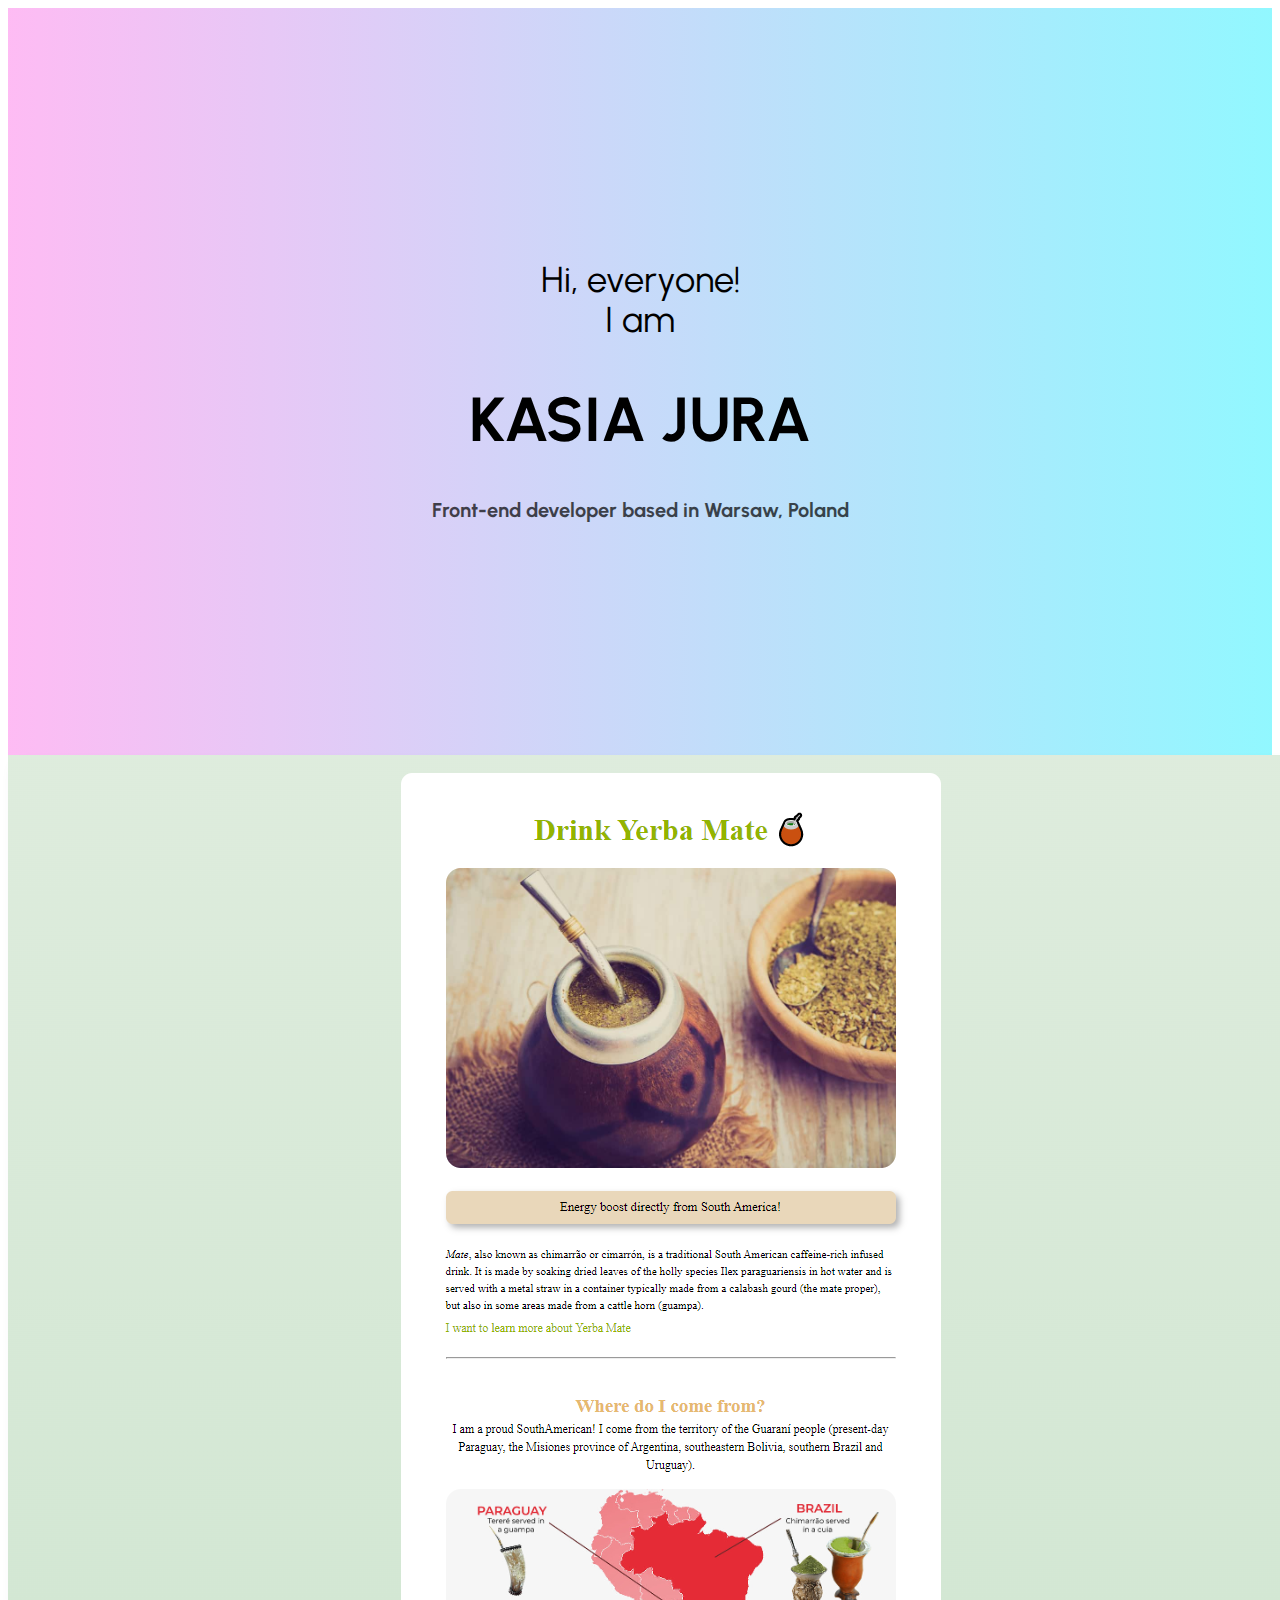
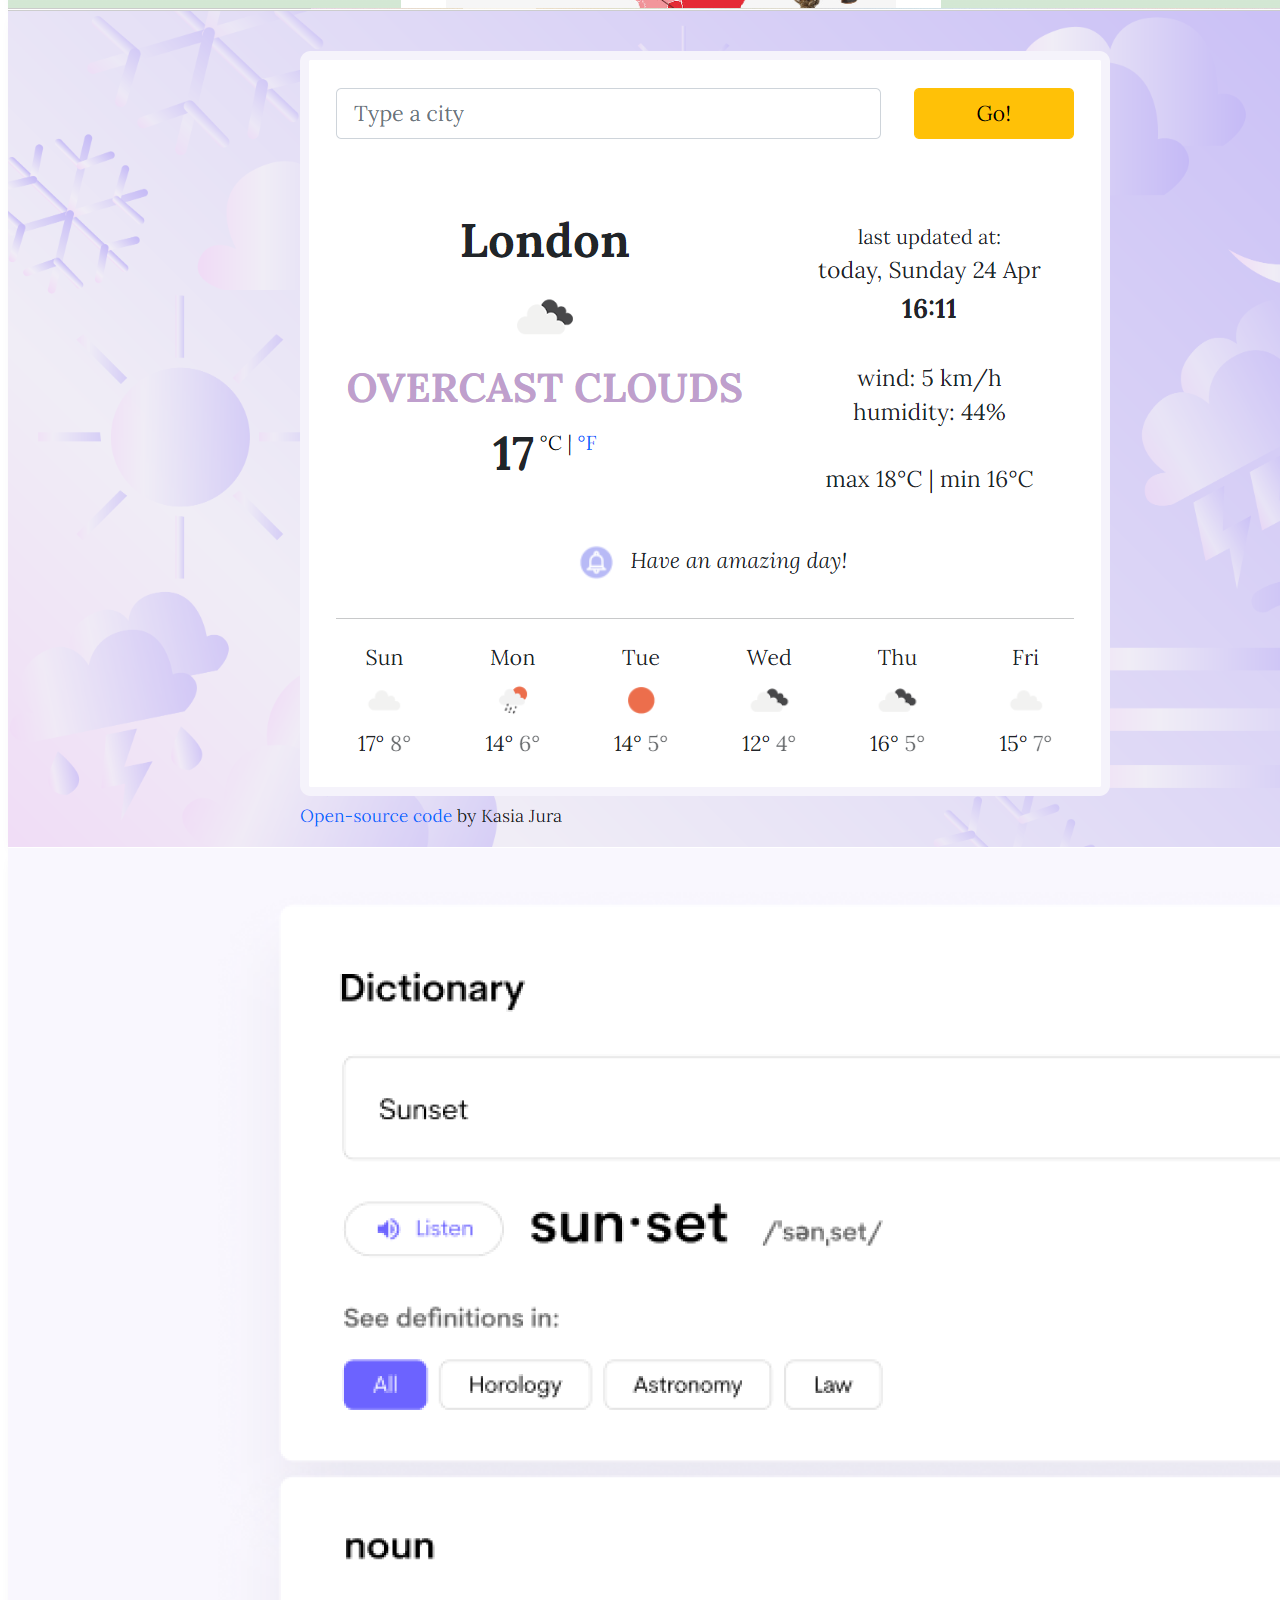
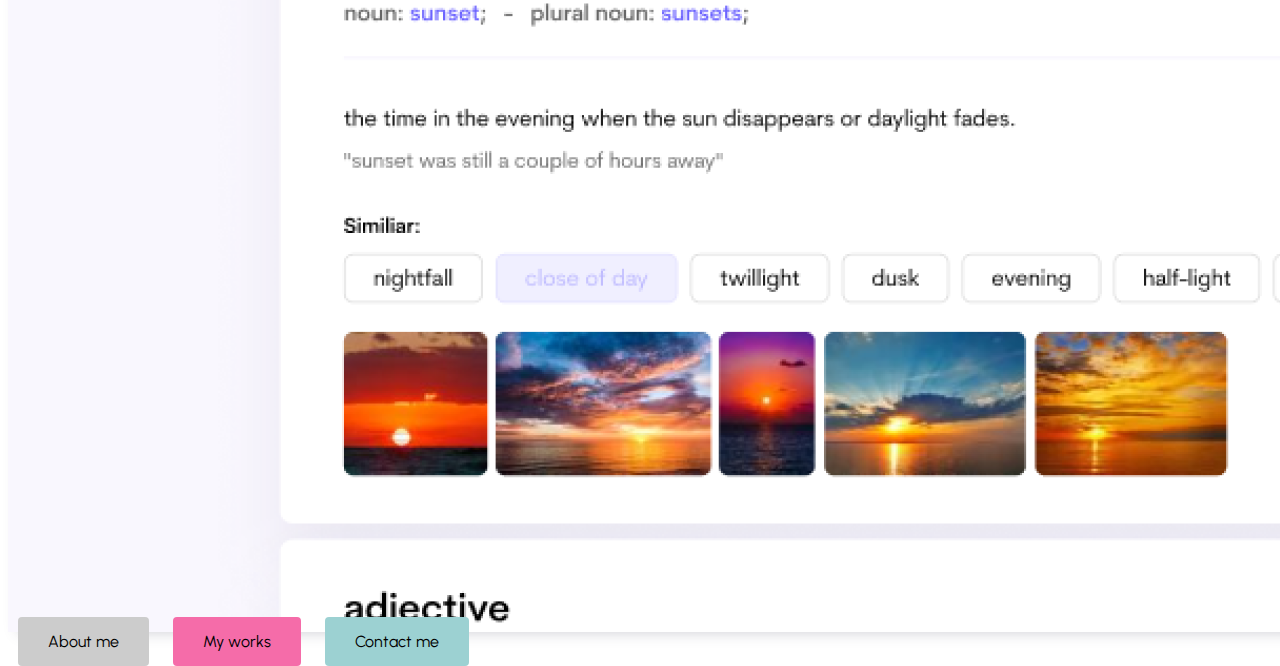
<file: index.html>
<!DOCTYPE html>
<html lang="en">
<head>
    <meta charset="UTF-8">
    <meta http-equiv="X-UA-Compatible" content="IE=edge">
    <link href="https://cdn.jsdelivr.net/npm/bootstrap@5.1.3/dist/css/bootstrap.min.css" rel="stylesheet" integrity="sha384-1BmE4kWBq78iYhFldvKuhfTAU6auU8tT94WrHftjDbrCEXSU1oBoqyl2QvZ6jIW3" crossorigin="anonymous">
    <script src="https://cdn.jsdelivr.net/npm/bootstrap@5.1.3/dist/js/bootstrap.bundle.min.js" integrity="sha384-ka7Sk0Gln4gmtz2MlQnikT1wXgYsOg+OMhuP+IlRH9sENBO0LRn5q+8nbTov4+1p" crossorigin="anonymous"></script>
    <link rel="stylesheet" href="styles/portfolio.css">
    <link href="https://fonts.googleapis.com/css2?family=Urbanist:ital,wght@0,100;0,200;0,300;0,400;0,500;0,600;0,700;0,800;0,900;1,100;1,200;1,300;1,400;1,500;1,600;1,700;1,800;1,900&display=swap" rel="stylesheet">
    <meta name="viewport" content="width=device-width, initial-scale=1.0">
    <title>Document</title>
</head>
<body>
<div class="hero">
    <p>Hi, everyone!<br>I am</p>
    <h1>KASIA JURA</h1>
    <h2>Front-end developer based in Warsaw, Poland</h2>
</div>
<div class="container mt-5 mb-4">
    <div class="row">
        <div class="col-lg-4"><img src="images/yerbamate.png" alt="yerba-mate" class="img-fluid p-2 border rounded app-images"></div>
        <div class="col-lg-4"><img src="images/weather.png" alt="weather-app" class="img-fluid p-2 border rounded app-images"></div>
        <div class="col-lg-4"><img src="images/dictionary.png" alt="dictionary-app" class="img-fluid p-2 border rounded app-images"></div>
    </div>
</div>
<div class="d-flex justify-content-center mb-3">
<a class="links about-link ">About me</a>
<a class="links works-link ">My works</a>
<a class="links contact-link ">Contact me</a>
</div>
</body>
</html>
</file>
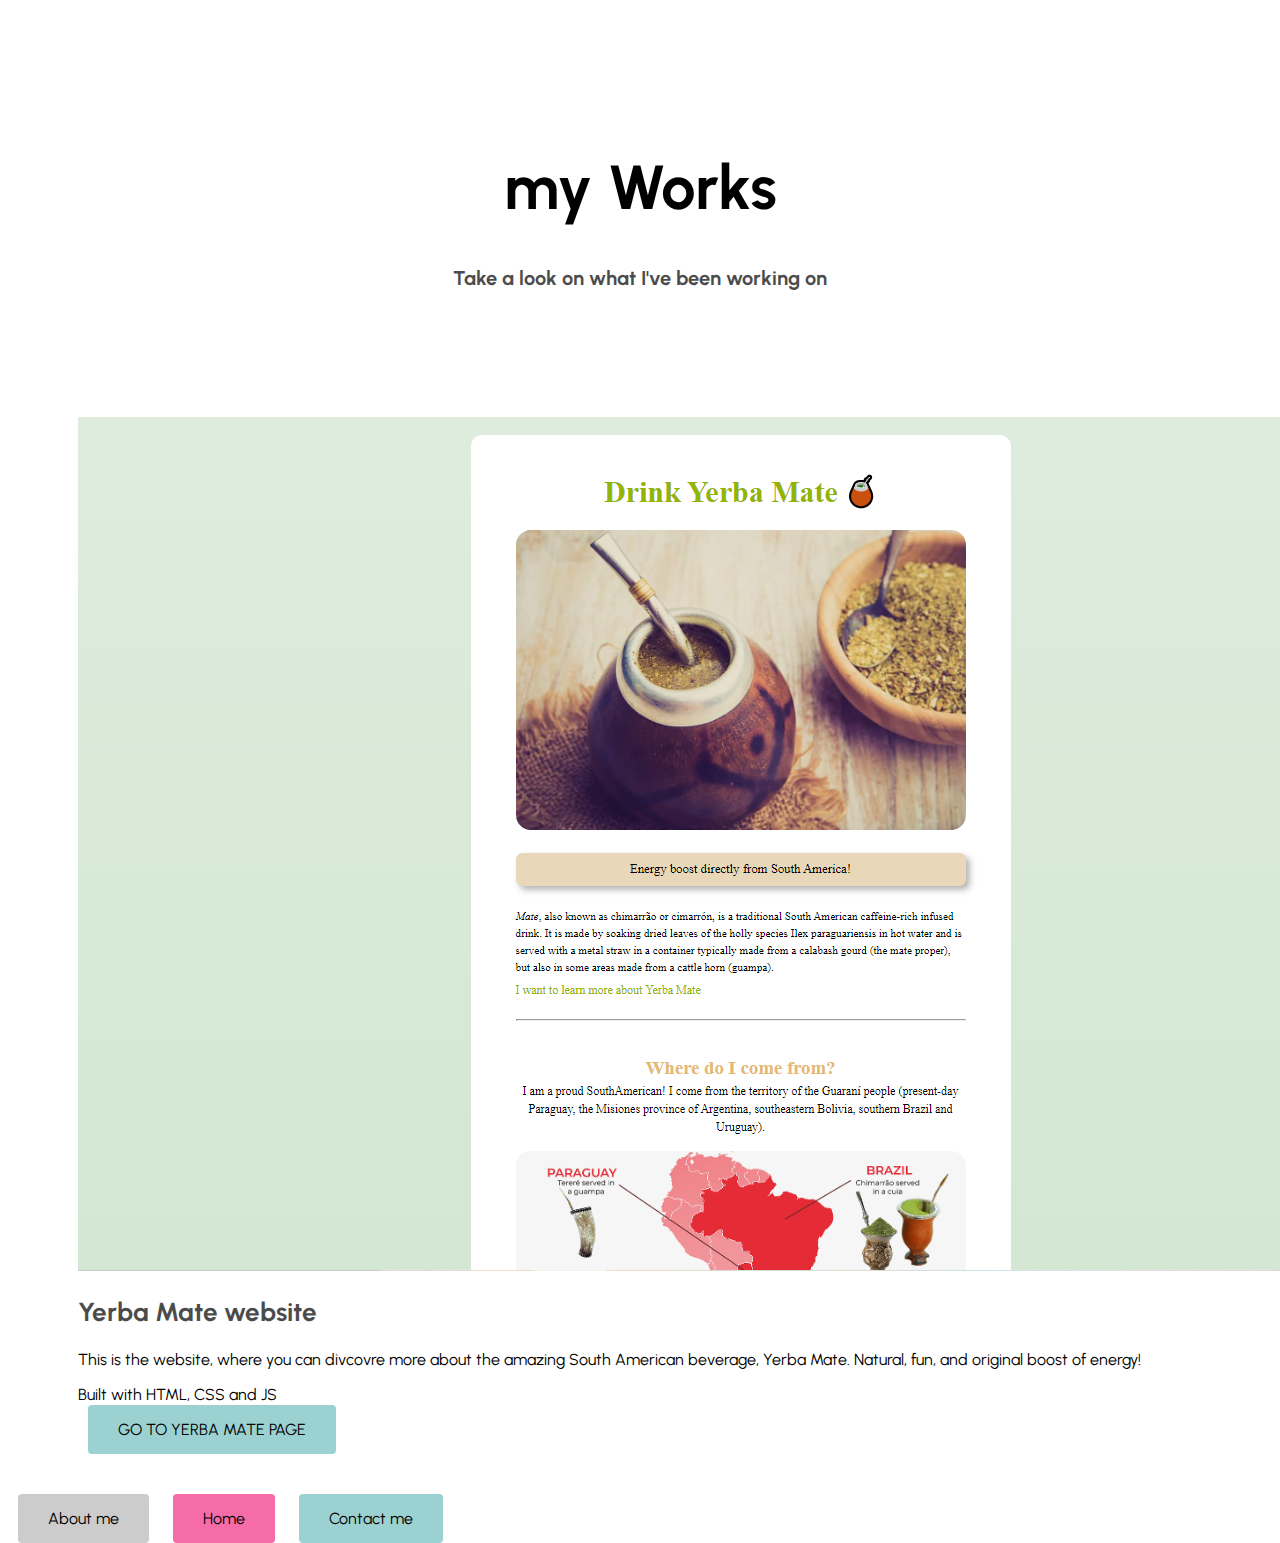
<file: works.html>
<!DOCTYPE html>
<html lang="en">
<head>
    <meta charset="UTF-8">
    <meta http-equiv="X-UA-Compatible" content="IE=edge">
    <link href="https://cdn.jsdelivr.net/npm/bootstrap@5.1.3/dist/css/bootstrap.min.css" rel="stylesheet" integrity="sha384-1BmE4kWBq78iYhFldvKuhfTAU6auU8tT94WrHftjDbrCEXSU1oBoqyl2QvZ6jIW3" crossorigin="anonymous">
    <script src="https://cdn.jsdelivr.net/npm/bootstrap@5.1.3/dist/js/bootstrap.bundle.min.js" integrity="sha384-ka7Sk0Gln4gmtz2MlQnikT1wXgYsOg+OMhuP+IlRH9sENBO0LRn5q+8nbTov4+1p" crossorigin="anonymous"></script>
    <link rel="stylesheet" href="styles/portfolio.css">
    <link href="https://fonts.googleapis.com/css2?family=Urbanist:ital,wght@0,100;0,200;0,300;0,400;0,500;0,600;0,700;0,800;0,900;1,100;1,200;1,300;1,400;1,500;1,600;1,700;1,800;1,900&display=swap" rel="stylesheet">
    <meta name="viewport" content="width=device-width, initial-scale=1.0">
    <title>My works</title>
</head>
<body>
  <div class="works-introduction">
    <h1>my Works</h1>
    <h2>Take a look on what I've been working on</h2>
  </div>
<div class="works">
<div class="row">
    <div class="col-lg-6"><img src="images/yerbamate.png" class="img-fluid rounded "></div>
    <div class="col-lg-6 app-information"><h2>Yerba Mate website</h2>This is the website, where you can divcovre more about the amazing South American beverage, Yerba Mate. Natural, fun, and original boost of energy!
        <br><p class="mt-2 mb-4">Built with HTML, CSS and JS</p><a href="" class="links contact-link">GO TO YERBA MATE PAGE</a>
    </div>
    
</div>
</div>
<div class="d-flex justify-content-center mb-3">
    <a class="links about-link" >About me</a>
    <a class="links works-link" href="index.html">Home</a>
    <a class="links contact-link ">Contact me</a>
    </div>
</body>
</html>
</file>
<file: styles/portfolio.css>
:root {
    --primary-color: #F56CA9;
    --secondary-color: #CCCCCC;
    --third-color: #9CD1D2;
    --shadow:  4px 7px 14px -7px rgba(66, 68, 90, 0.27);
}

body {
    font-family: 'Urbanist', sans-serif;
}

.hero {
    background: linear-gradient(90deg, hsla(309, 96%, 73%, 0.5) 0%, hsla(184, 100%, 57%, 0.5) 100%);
    text-align: center;
    padding: 216px 0;
}

.hero p {
    font-size: 36px;
    line-height: 40px;
}

 h1 {
    font-size: 62px;
    font-weight: bold;
}

h2 {
    font-size: 20px;
    opacity: 0.7;
}

.app-images {
    box-shadow:var(--shadow);
    transition: transform 200ms ease-in-out;
    display: block;
}

.app-images:hover {
    transform: scale(1.1);
    cursor: pointer;
    }

.links {
    text-decoration: none;
    color: black;
    margin: 10px;
    border-radius: 4px;
    padding: 15px 30px;
    text-align: center;
}

.links:hover {
    color: white;
    cursor: pointer;
    transition: all 200ms linear;
}

.about-link {
    background-color: var(--secondary-color);
}

.works-link {
    background-color: var(--primary-color);
}

.contact-link {
    background-color: var(--third-color);
}

.works-introduction {
    text-align: center;
    padding: 100px 0 40px 0;
}

.works {
    padding: 70px;
}

.works h2 {
    font-size: 26px;
}

@media(max-width:940px) {
    .hero {
        padding: 100px 20px;
    }

    .hero h1 {
        font-size: 40px;
    }
    .app-images {
        max-width: 80%;
        margin: 0 auto;
        margin-bottom: 20px;
    }
        .works-introduction {
            padding-bottom: 10px;
        }
        .app-information {
            text-align: center;
            margin-top: 20px;
        }
        .works {
            padding: 20px 20px 30px 20px;
        }


}
</file>
